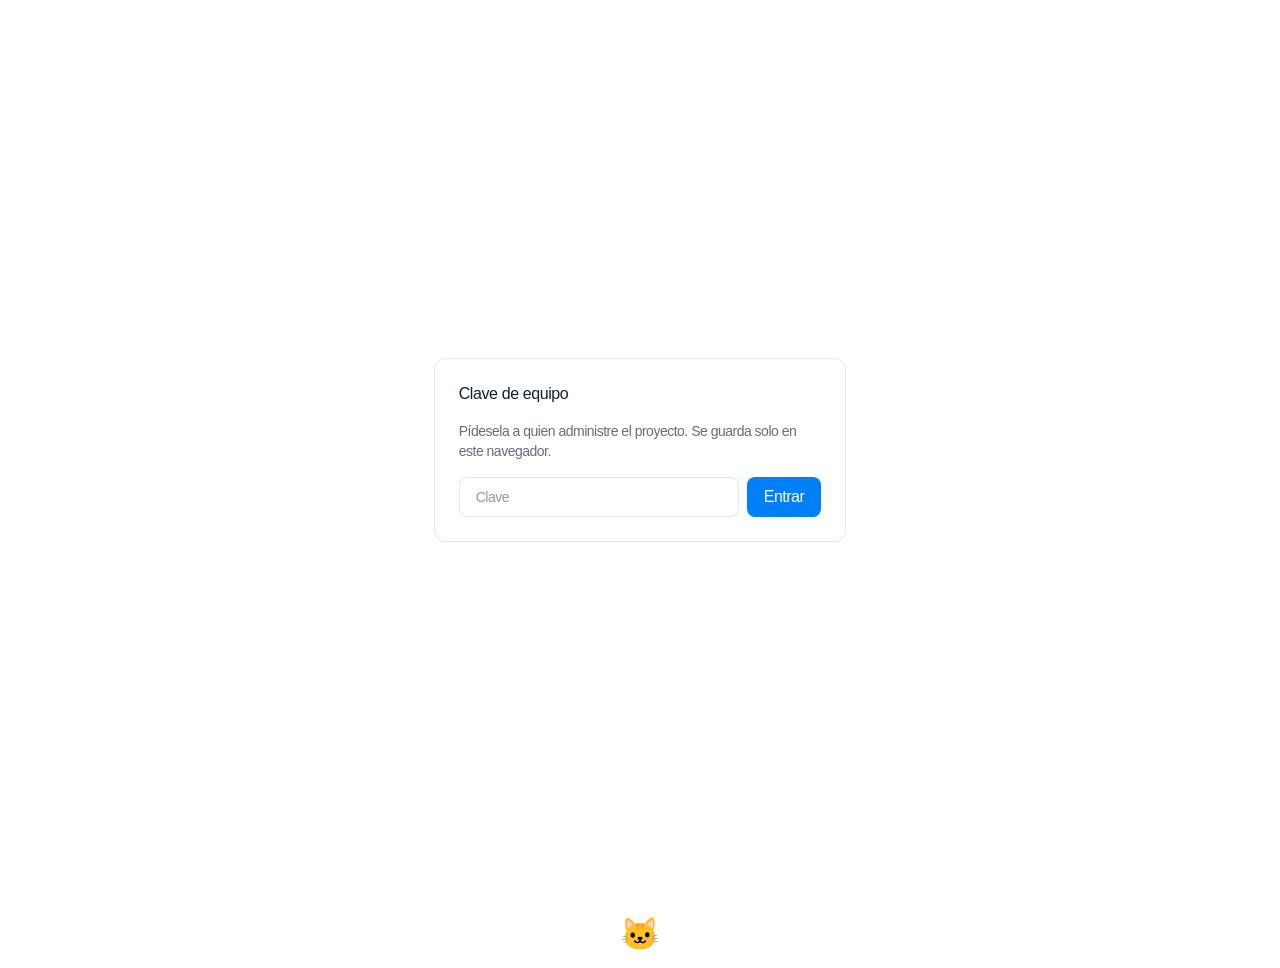
<file: web/index.html>
<!doctype html>
<html lang="es">
<head>
  <meta charset="utf-8">
  <meta name="viewport" content="width=device-width, initial-scale=1">
  <title>Gestor de tareas</title>
  <link rel="preconnect" href="https://script.google.com">
  <link rel="preconnect" href="https://script.googleusercontent.com" crossorigin>
  <link rel="icon" href="favicon.ico?v=2" sizes="any">
  <link rel="icon" type="image/png" href="favicon.png?v=2">
  <link rel="stylesheet" href="style.css?v=20261116d">
</head>
<body>
  <main>
    <div class="page-head">
      <h1 class="page-title">Gestor de tareas</h1>
    </div>
    <div class="card" id="gate" hidden>
      <h2>Clave de equipo</h2>
      <p class="hint">Pídesela a quien administre el proyecto. Se guarda solo en este navegador.</p>
      <div class="row">
        <div class="field">
          <input id="key" type="password" autocomplete="off" placeholder="Clave" aria-describedby="key-error">
          <p class="field-error" id="key-error" role="alert" hidden></p>
        </div>
        <button id="saveKey">Entrar</button>
      </div>
    </div>

    <div id="app" hidden>
      <!-- Periodo: Desde / Hasta (de mes a mes). Lo gestiona TaskTable; va encima de las pestañas -->
      <div class="filters" id="period" hidden>
        <div><label for="t-desde">Desde</label><select id="t-desde"></select></div>
        <div><label for="t-hasta">Hasta</label><select id="t-hasta"></select></div>
      </div>
      <div class="tabs" role="tablist" aria-label="Secciones">
        <button type="button" class="tab" role="tab" id="tab-table" data-tab="table" aria-selected="true" aria-controls="panel-table">
          Tareas <span class="count" id="count"></span>
        </button>
        <button type="button" class="tab" role="tab" id="tab-new" data-tab="new" aria-selected="false" aria-controls="panel-new" tabindex="-1">
          Nueva tarea
        </button>
      </div>

      <div id="panel-table" role="tabpanel" aria-labelledby="tab-table"></div>

      <section class="card" id="panel-new" role="tabpanel" aria-labelledby="tab-new" hidden>
        <p class="msg err" id="offline" hidden>El backend (Apps Script) aún no está configurado: no se puede guardar en la hoja. Sigue los pasos del README y pon la URL <code>/exec</code> en <code>js/config.js</code>.</p>
        <form class="task" id="form">
          <div class="full"><label for="tarea">Tarea *</label><input id="tarea" required maxlength="200"></div>
          <div><label for="proyecto">Proyecto *</label><select id="proyecto" required></select></div>
          <div><label for="area">Área</label><select id="area"></select></div>
          <div><label for="estado">Estado</label><select id="estado"></select></div>
          <div><label for="tamano">Tamaño *</label><select id="tamano" required></select></div>
          <div class="full"><label for="nota">Nota</label><textarea id="nota" rows="3" maxlength="1900"></textarea></div>
          <div class="full"><button id="submit" type="submit">Guardar</button>
            <div class="msg" id="msg" role="status"></div></div>
        </form>
      </section>
    </div>
  </main>

  <!-- Confirmación de borrado (ventana modal con overlay) -->
  <dialog id="confirm" aria-labelledby="confirm-title" aria-describedby="confirm-text">
    <form method="dialog">
      <h2 id="confirm-title">¿Quieres borrar esta tarea?</h2>
      <p id="confirm-text"><b id="confirm-name"></b><br>Se eliminará de la hoja y no se podrá deshacer.</p>
      <div class="dialog-actions">
        <button type="submit" value="cancel" class="ghost" autofocus>Cancelar</button>
        <button type="submit" value="ok" class="danger">Borrar</button>
      </div>
    </form>
  </dialog>

  <!-- Edición de una tarea (ventana modal con overlay) -->
  <dialog id="edit" aria-labelledby="edit-title">
    <h2 id="edit-title">Editar tarea</h2>
    <form class="task" id="edit-form" method="dialog">
      <div class="full"><label for="e-tarea">Tarea *</label><input id="e-tarea" required maxlength="200"></div>
      <div><label for="e-proyecto">Proyecto *</label><select id="e-proyecto" required></select></div>
      <div><label for="e-area">Área</label><select id="e-area"></select></div>
      <div><label for="e-estado">Estado</label><select id="e-estado"></select></div>
      <div><label for="e-tamano">Tamaño *</label><select id="e-tamano" required></select></div>
      <div class="full"><label for="e-nota">Nota</label><textarea id="e-nota" rows="3" maxlength="1900"></textarea></div>
      <p class="msg err" id="e-msg" role="alert" hidden></p>
      <div class="dialog-actions">
        <button type="button" class="ghost" id="e-cancel">Cancelar</button>
        <button type="submit" id="e-save">Guardar</button>
      </div>
    </form>
  </dialog>

  <footer style="text-align:center;font-size:2rem;padding:24px 0">🐱</footer>

  <script src="js/config.js?v=20261116d"></script>
  <script src="js/loading.js?v=20261116d"></script>
  <script src="js/api.js?v=20261116d"></script>
  <script src="js/dashboard.js?v=20261116d"></script><!-- solo se usan sus utilidades (AREAS, esc, taskRow…); Chart.js no hace falta aquí -->
  <script src="js/tasktable.js?v=20261116d"></script>
  <script>

    const PROYECTOS = ['Tienda online', 'Safer', 'App/AC', 'Global'];
    const ESTADOS = ['En curso', 'Hecho', 'Bloqueado'];
    const $ = (id) => document.getElementById(id);
    const fill = (id, vals) => { $(id).innerHTML = vals.map((v) => `<option>${v}</option>`).join(''); };
    fill('proyecto', PROYECTOS);
    $('proyecto').insertAdjacentHTML('afterbegin', '<option value="">Selecciona un proyecto</option>');
    $('proyecto').value = '';
    fill('area', AREAS); fill('estado', ESTADOS);
    // Tamaño: la escala sale de PTS (dashboard.js); cada opción muestra sus puntos de esfuerzo.
    $('tamano').innerHTML = '<option value="">Selecciona un tamaño</option>' +
      SIZES.map((k) => `<option value="${k}">${k} · ${PTS[k]} ${PTS[k] === 1 ? 'punto' : 'puntos'}</option>`).join('');
    $('tamano').value = '';
    $('estado').insertAdjacentHTML('afterbegin', '<option value="">Sin estado</option>');
    $('estado').value = '';

    // ---- Tabs (patrón WAI-ARIA: flechas, Inicio y Fin cambian de pestaña) ----
    const tabs = [...document.querySelectorAll('[role=tab]')];
    function selectTab(name, focus = false) {
      for (const t of tabs) {
        const on = t.dataset.tab === name;
        t.setAttribute('aria-selected', on);
        t.tabIndex = on ? 0 : -1;
        $('panel-' + t.dataset.tab).hidden = !on;
        if (on && focus) t.focus();
      }
    }
    tabs.forEach((t, i) => {
      t.onclick = () => selectTab(t.dataset.tab);
      t.onkeydown = (e) => {
        const next = { ArrowRight: (i + 1) % tabs.length, ArrowLeft: (i - 1 + tabs.length) % tabs.length, Home: 0, End: tabs.length - 1 }[e.key];
        if (next === undefined) return;
        e.preventDefault();
        selectTab(tabs[next].dataset.tab, true);
      };
    });

    function show(loggedIn) {
      $('gate').hidden = loggedIn;
      $('app').hidden = !loggedIn;
    }

    // ---- Tabla de tareas ----
    // Aviso solo si la lectura directa de la hoja falla y se usa el respaldo (Apps Script): sirve para detectar
    // una fuente equivocada. Con la lectura normal no se muestra nada.
    function describeSource(n) {
      if (dataSource !== 'apps-script') return '';
      let text = `Datos leídos a través del Apps Script · ${n} ${n === 1 ? 'fila' : 'filas'}.`;
      text += location.protocol === 'file:'
        ? ' Al abrir el archivo con doble clic, Google no permite la lectura directa; sírvelo con «npx serve web» o ábrelo desde la web publicada.'
        : ' La lectura directa de la hoja no ha respondido (¿está compartida con «cualquiera con el enlace»?).';
      if (n === 0) text += ' El Apps Script no devuelve filas: revisa que SHEET_ID y SHEET_NAME apunten a la pestaña «roadmap» de la hoja correcta.';
      return text;
    }

    // ---- Tabla con etiquetas de filtro por proyecto y contador (módulo compartido con el dashboard) ----
    const table = TaskTable.init($('panel-table'), {
      projects: PROYECTOS,
      period: { box: $('period'), desde: $('t-desde'), hasta: $('t-hasta') }, // selector Desde / Hasta (encima de las pestañas), como en el dashboard
      rowOptions: { statusOptions: ESTADOS, disabled: directMode, deletable: !directMode, editable: !directMode }, // estado editable, botón de editar y de borrar
      onChange: ({ total }) => { $('count').textContent = total ? `(${total})` : ''; },
    });

    // ---- Cambio de estado desde la tabla: se guarda en la hoja (Apps Script) ----
    // Tras guardar, la lectura directa de la hoja puede tardar unos segundos en reflejar el cambio; mientras tanto se
    // mantiene el valor recién guardado para que la tabla no "retroceda".
    const pendientes = new Map(); // id -> { iniciativa (título antes del cambio), changes, hasta }
    function aplicarPendientes(tasks) {
      for (const [id, p] of pendientes) {
        // La fila puede seguir con el título antiguo o ya con el nuevo, según lo que la lectura directa haya alcanzado.
        const t = tasks.find((x) => x.id === id && (x.iniciativa === p.iniciativa || x.iniciativa === p.changes.iniciativa));
        const alDia = t && Object.entries(p.changes).every(([k, v]) => (t[k] || '') === v);
        if (!t || Date.now() > p.hasta || alDia) pendientes.delete(id);
        else Object.assign(t, p.changes);
      }
      return tasks;
    }

    $('rows').addEventListener('change', async (e) => {
      const sel = e.target.closest('select.status');
      if (!sel) return;
      const task = table.tasks().find((t) => t.id === sel.dataset.id);
      if (!task) return;
      const anterior = task.estado, nuevo = sel.value;
      if (nuevo === anterior) return;
      $('table-msg').hidden = true;
      Loading.show('Guardando cambio…');
      try {
        await updateTask(task.id, task.iniciativa, { estado: nuevo });
        task.estado = nuevo;
        pendientes.set(task.id, { iniciativa: task.iniciativa, changes: { estado: nuevo }, hasta: Date.now() + 60000 });
        dataCache.set('tasks', table.tasks());
      } catch (err) {
        sel.value = anterior; // el cambio no se guardó: el selector vuelve a como estaba
        if (err.status === 401) { teamKey.set(''); dataCache.clear('tasks'); show(false); keyError(BAD_KEY); }
        else {
          // Si la hoja cambió (409) se recarga la tabla; el aviso se muestra después, porque al recargar se borra.
          if (err.status === 409) await load({ blocking: false });
          $('table-msg').textContent = err.message; $('table-msg').hidden = false;
        }
      } finally {
        Loading.hide();
        table.paint();
      }
    });

    // ---- Borrar una tarea: botón al final de la fila (al pasar el ratón) + ventana de confirmación ----
    const dialog = $('confirm');
    const confirmar = (task) => new Promise((resolve) => {
      $('confirm-name').textContent = task.iniciativa;
      dialog.returnValue = 'cancel';
      dialog.addEventListener('close', () => resolve(dialog.returnValue === 'ok'), { once: true });
      dialog.showModal();
    });
    dialog.addEventListener('click', (e) => { if (e.target === dialog) dialog.close('cancel'); }); // clic en el overlay = cancelar

    $('rows').addEventListener('click', async (e) => {
      const btn = e.target.closest('.row-del');
      if (!btn) return;
      const task = table.tasks().find((t) => t.id === btn.dataset.id);
      if (!task || !(await confirmar(task))) return;
      $('table-msg').hidden = true;
      Loading.show('Borrando tarea…');
      try {
        await deleteTask(task.id, task.iniciativa);
        // Al borrar una fila las de debajo suben una posición: se retira y se renumera lo que queda, y se confirma con la hoja.
        const n = Number(task.id);
        const tasks = table.tasks().filter((t) => t.id !== task.id).map((t) => (Number(t.id) > n ? { ...t, id: String(Number(t.id) - 1) } : t));
        pendientes.clear();
        dataCache.set('tasks', tasks);
        renderTable(tasks);
        load({ blocking: false, max: tasks.length });
      } catch (err) {
        if (err.status === 401) { teamKey.set(''); dataCache.clear('tasks'); show(false); keyError(BAD_KEY); }
        else {
          if (err.status === 409) await load({ blocking: false });
          $('table-msg').textContent = err.message; $('table-msg').hidden = false;
        }
      } finally { Loading.hide(); }
    });

    // ---- Editar una tarea: botón de lápiz al final de la fila → ventana con el formulario ----
    const dlgEdit = $('edit');
    const SCALE_OPTS = '<option value="">Selecciona un tamaño</option>' +
      SIZES.map((k) => `<option value="${k}">${k} · ${PTS[k]} ${PTS[k] === 1 ? 'punto' : 'puntos'}</option>`).join('');
    $('e-proyecto').innerHTML = PROYECTOS.map((v) => `<option>${v}</option>`).join('');
    $('e-area').innerHTML = AREAS.map((v) => `<option>${v}</option>`).join('');
    $('e-estado').innerHTML = '<option value="">Sin estado</option>' + ESTADOS.map((v) => `<option>${v}</option>`).join('');
    let editing = null; // tarea que se está editando

    function openEdit(task) {
      editing = task;
      $('e-msg').hidden = true;
      // Si la tarea tiene un proyecto o un tamaño fuera de las listas (p. ej. TBD o Incluido, o un proyecto nuevo en la hoja),
      // se añade esa opción para no perderlo al guardar.
      $('e-proyecto').innerHTML = (PROYECTOS.includes(task.proyecto) || !task.proyecto ? PROYECTOS : [...PROYECTOS, task.proyecto]).map((v) => `<option>${esc(v)}</option>`).join('');
      $('e-tamano').innerHTML = SCALE_OPTS + (SIZES.includes(task.tamano) || !task.tamano ? '' : `<option value="${esc(task.tamano)}">${esc(task.tamano)} · sin puntos</option>`);
      $('e-tarea').value = task.iniciativa;
      $('e-proyecto').value = task.proyecto;
      $('e-area').value = task.area;
      $('e-estado').value = task.estado || '';
      $('e-tamano').value = task.tamano;
      $('e-nota').value = task.nota || '';
      dlgEdit.showModal();
      $('e-tarea').focus();
    }
    $('e-cancel').onclick = () => dlgEdit.close();
    dlgEdit.addEventListener('click', (e) => { if (e.target === dlgEdit) dlgEdit.close(); }); // clic en el overlay = cancelar

    $('edit-form').onsubmit = async (e) => {
      e.preventDefault();
      const task = editing;
      if (!task) return;
      // Solo se envían los campos que han cambiado.
      const nuevo = {
        iniciativa: $('e-tarea').value.trim(), proyecto: $('e-proyecto').value, area: $('e-area').value,
        estado: $('e-estado').value, tamano: $('e-tamano').value, nota: $('e-nota').value,
      };
      const changes = {};
      for (const [k, v] of Object.entries(nuevo)) if (v !== (task[k] || '')) changes[k] = v;
      if (!Object.keys(changes).length) { dlgEdit.close(); return; }
      // La ventana modal queda por encima del overlay de carga, así que el aviso de progreso va en el propio botón.
      $('e-save').disabled = $('e-cancel').disabled = true;
      $('e-save').textContent = 'Guardando…';
      $('e-msg').hidden = true;
      try {
        await updateTask(task.id, task.iniciativa, changes);
        const antes = task.iniciativa;
        Object.assign(task, changes);
        pendientes.set(task.id, { iniciativa: antes, changes, hasta: Date.now() + 60000 });
        dataCache.set('tasks', table.tasks());
        dlgEdit.close();
        $('table-msg').hidden = true;
        table.paint();
      } catch (err) {
        if (err.status === 401) { dlgEdit.close(); teamKey.set(''); dataCache.clear('tasks'); show(false); keyError(BAD_KEY); }
        else {
          // 409: la hoja cambió; se recarga la tabla y se cierra la ventana. El aviso se muestra después, porque al recargar se borra.
          if (err.status === 409) { dlgEdit.close(); await load({ blocking: false }); $('table-msg').textContent = err.message; $('table-msg').hidden = false; }
          else { $('e-msg').textContent = err.message; $('e-msg').hidden = false; }
        }
      } finally { $('e-save').disabled = $('e-cancel').disabled = false; $('e-save').textContent = 'Guardar'; }
    };

    $('rows').addEventListener('click', (e) => {
      const btn = e.target.closest('.row-edit');
      if (!btn) return;
      const task = table.tasks().find((t) => t.id === btn.dataset.id);
      if (task) openEdit(task);
    });

    function renderTable(tasks) {
      table.setTasks(tasks);
      const note = describeSource(tasks.length);
      $('source').textContent = note;
      $('source').hidden = !note;
    }

    // Mensaje de error bajo el campo de clave (estado de error del Text Input: borde rojo + texto de ayuda).
    function keyError(msg) {
      $('key-error').textContent = msg || '';
      $('key-error').hidden = !msg;
      if (msg) $('key').setAttribute('aria-invalid', 'true'); else $('key').removeAttribute('aria-invalid');
    }
    const BAD_KEY = 'Clave incorrecta. Revísala e inténtalo de nuevo.';

    // Lee la tabla directamente de la hoja de Google y la pinta. Devuelve true si todo fue bien.
    //   blocking: con overlay (false = carga silenciosa en segundo plano)
    //   verify:   lee a través del Apps Script para comprobar además la clave (más lento; solo al introducirla)
    //   max:      nº máximo de filas (tras borrar). Si la hoja aún muestra la fila borrada se mantiene la tabla local.
    //   min:      nº de filas que debe tener como mínimo (tras guardar). Si la hoja aún no refleja la nueva fila
    //             se mantiene la que ya se añadió en local, en vez de hacerla desaparecer.
    async function load({ blocking = true, label = 'Cargando…', verify = false, min = 0, max = Infinity } = {}) {
      const read = verify ? getTasks : getSheetTasks;
      try {
        const run = async () => {
          let tasks = await read();
          if (min && tasks.length < min) {
            await new Promise((r) => setTimeout(r, 1500));
            tasks = await read();
          }
          if (tasks.length > max) { // tras borrar: la hoja aún muestra la fila que ya no está
            await new Promise((r) => setTimeout(r, 1500));
            tasks = await read();
          }
          return tasks;
        };
        const tasks = await (blocking ? Loading.wrap(label, run) : run());
        if ((min && tasks.length < min) || tasks.length > max) return true;
        aplicarPendientes(tasks);
        if (tasks.length) dataCache.set('tasks', tasks); else dataCache.clear('tasks'); // un resultado vacío no se guarda
        renderTable(tasks);
        $('table-msg').hidden = true;
        return true;
      } catch (e) {
        if (e.status === 401) { teamKey.set(''); dataCache.clear('tasks'); show(false); keyError(BAD_KEY); }
        else if (!$('gate').hidden) keyError(e.message);
        else { $('table-msg').textContent = e.message; $('table-msg').hidden = false; }
        return false;
      }
    }

    // La clave se comprueba antes de mostrar la página.
    async function enter() {
      const k = $('key').value.trim();
      if (!k) return keyError('Introduce la clave de equipo.');
      keyError('');
      teamKey.set(k);
      if (await load({ label: 'Comprobando clave…', verify: true })) show(true);
      else teamKey.set('');
    }
    $('saveKey').onclick = enter;
    $('key').onkeydown = (e) => { if (e.key === 'Enter') enter(); };
    $('key').oninput = () => keyError('');

    $('form').onsubmit = async (e) => {
      e.preventDefault();
      const msg = $('msg'); msg.className = 'msg'; msg.textContent = '';
      $('submit').disabled = true;
      Loading.show('Guardando tarea…');
      try {
        const nota = $('nota').value;
        const saved = await createTask({
          iniciativa: $('tarea').value, proyecto: $('proyecto').value,
          area: $('area').value, estado: $('estado').value, tamano: $('tamano').value, nota,
        });
        msg.className = 'msg ok'; msg.textContent = 'Tarea guardada en la base de datos';
        // La fila aparece en la tabla al instante; después se relee la hoja en segundo plano.
        const antes = (dataCache.get('tasks') || { data: [] }).data;
        const nueva = { id: saved.id, iniciativa: saved.iniciativa, cliente: '', proyecto: saved.proyecto, area: saved.area, estado: saved.estado, tamano: saved.tamano, nota, fecha: new Date().toISOString() };
        const tasks = [...antes, nueva];
        dataCache.set('tasks', tasks);
        renderTable(tasks);
        table.reveal(nueva); // si el periodo elegido no incluye este mes, se amplía para que la tarea se vea
        // Se vacían Tarea y Nota; proyecto, área, estado y tamaño se conservan para cargar varias seguidas.
        // form.reset() (y no value = '') limpia también el estado de validación: así el campo vacío no sale en rojo.
        const keep = ['proyecto', 'area', 'estado', 'tamano'].map((id) => [id, $(id).value]);
        $('form').reset();
        for (const [id, v] of keep) $(id).value = v;
        load({ blocking: false, min: tasks.length });
      } catch (err) {
        if (err.status === 401) { teamKey.set(''); dataCache.clear('tasks'); show(false); keyError(BAD_KEY); }
        msg.className = 'msg err'; msg.textContent = err.message;
      } finally { Loading.hide(); $('submit').disabled = directMode; }
    };

    // Sin backend no hay clave que pedir: se muestra el formulario deshabilitado.
    if (directMode) {
      $('offline').hidden = false;
      $('submit').disabled = true;
    }
    if (directMode) { show(true); load(); }
    else if (teamKey.get()) {
      // Con datos guardados de una visita anterior, la tabla sale al instante y se actualiza (y la clave se
      // valida) en segundo plano; si la clave ya no vale, vuelve a la pantalla de clave con el error.
      const cached = dataCache.get('tasks');
      if (cached) { renderTable(cached.data); show(true); load({ blocking: false }); }
      else load().then(show);
    } else show(false);
  </script>
</body>
</html>
</file>
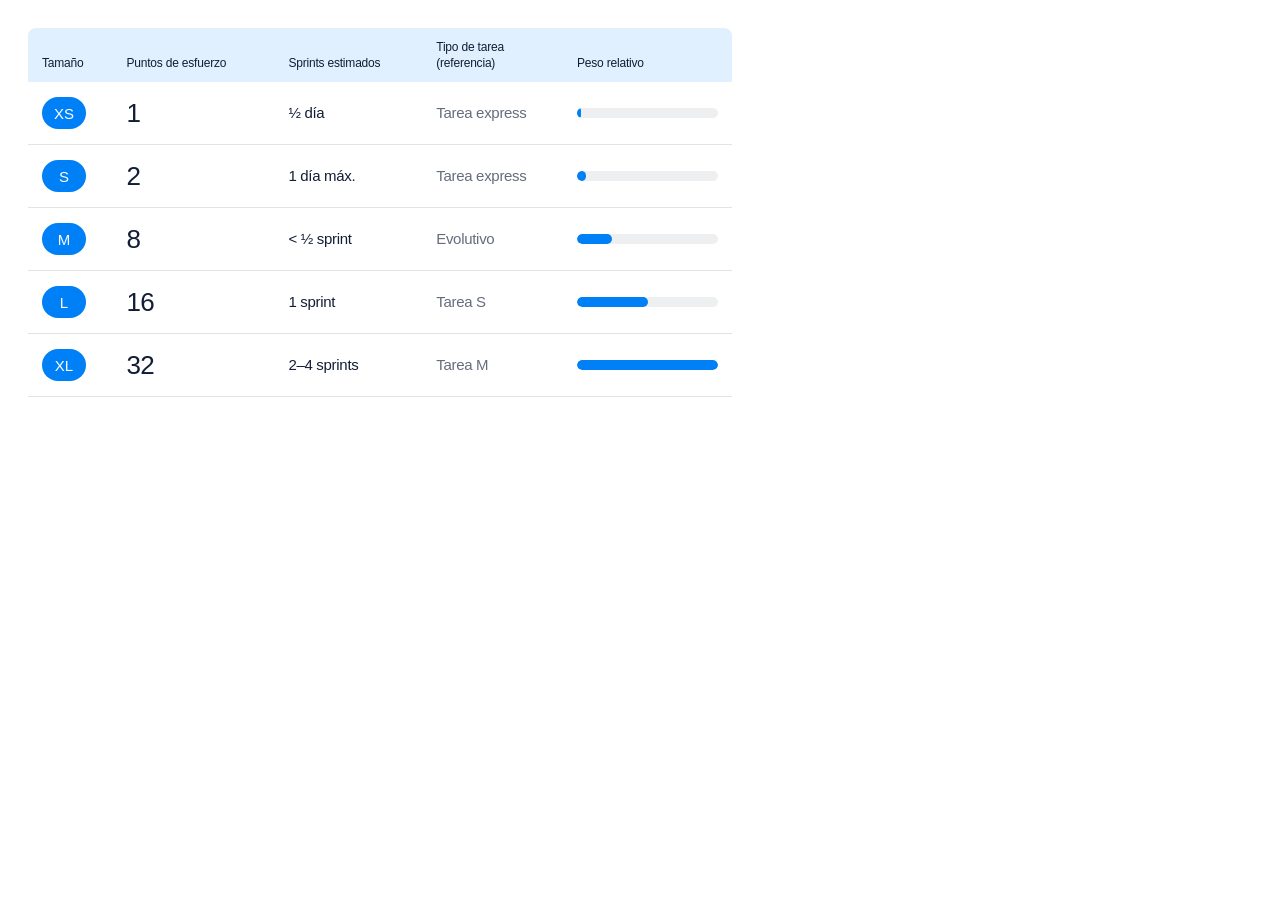
<file: docs/equivalencia-tamanos-tabla.html>
<!doctype html>
<html lang="es">
<head>
<meta charset="utf-8">
<title>Escala de tamaño de las tareas</title>
<style>
  /* Tokens del Design System (los mismos que usa la aplicación) */
  :root {
    --content-high: #131d34;
    --content-mid: rgba(19, 29, 52, .65);
    --content-low: rgba(19, 29, 52, .45);
    --stroke-low: rgba(19, 29, 52, .12);
    --surface-blue2: #e0f0ff;
    --semantic-primary: #0080f6;
    --font-text: "Helvetica Neue", Helvetica, Arial, sans-serif;
  }
  @page { size: A4; margin: 0; }
  * { box-sizing: border-box; }
  html, body { margin: 0; background: #fff; width: 760px; -webkit-print-color-adjust: exact; print-color-adjust: exact; }
  body { font: 400 14px/20px var(--font-text); letter-spacing: -.3px; color: var(--content-high); }

  header { background: var(--content-high); color: #fff; padding: 22mm 18mm 12mm; }
  header h1 { margin: 0 0 6px; font: 400 34px/40px var(--font-text); letter-spacing: -.8px; }
  header p { margin: 0; font: 400 15px/22px var(--font-text); color: rgba(255,255,255,.72); }

  main { padding: 0; }
  .intro { margin: 0 0 10mm; font-size: 15px; line-height: 23px; color: var(--content-mid); max-width: 150mm; }

  table { width: 100%; border-collapse: collapse; table-layout: fixed; }
  thead th {
    background: var(--surface-blue2); color: var(--content-high); text-align: left;
    font: 500 12px/16px var(--font-text); letter-spacing: -.2px; padding: 11px 14px; vertical-align: bottom;
  }
  thead th:first-child { border-top-left-radius: 8px; }
  thead th:last-child { border-top-right-radius: 8px; }
  tbody td { padding: 15px 14px; border-bottom: 1px solid var(--stroke-low); vertical-align: middle; font-size: 15px; }
  tbody tr:last-child td { border-bottom: 1px solid var(--stroke-low); }

  .size {
    display: inline-flex; align-items: center; justify-content: center; min-width: 44px; height: 32px; padding: 0 12px;
    border-radius: 99px; background: var(--semantic-primary); color: #fff; font: 500 15px/1 var(--font-text); letter-spacing: 0;
  }
  .pts { font: 400 26px/1 var(--font-text); letter-spacing: -.8px; }
  .pts small { font: 400 12px/1 var(--font-text); color: var(--content-mid); letter-spacing: -.2px; margin-left: 4px; }
  .ref { color: var(--content-mid); }
  .bar { height: 10px; background: rgba(19,29,52,.07); border-radius: 99px; overflow: hidden; }
  .bar i { display: block; height: 100%; background: var(--semantic-primary); border-radius: 99px; }

  .notes { margin: 9mm 0 0; padding: 14px 16px; background: #f6f8fb; border-radius: 8px; font-size: 12.5px; line-height: 19px; color: var(--content-mid); }
  .notes p { margin: 0 0 6px; }
  .notes p:last-child { margin: 0; }
  .notes b { color: var(--content-high); font-weight: 500; }

  footer { position: absolute; left: 18mm; right: 18mm; bottom: 12mm; display: flex; justify-content: space-between;
           font-size: 11px; color: var(--content-low); border-top: 1px solid var(--stroke-low); padding-top: 8px; }
</style>
</head>
<body><div id="marco" style="padding:28px">


<main>
  

  <table>
    <thead>
      <tr>
        <th style="width:12%">Tamaño</th>
        <th style="width:23%">Puntos de esfuerzo</th>
        <th style="width:21%">Sprints estimados</th>
        <th style="width:20%">Tipo de tarea<br>(referencia)</th>
        <th style="width:24%">Peso relativo</th>
      </tr>
    </thead>
    <tbody>
      <tr><td><span class="size">XS</span></td><td><span class="pts">1</span></td><td>½ día</td><td class="ref">Tarea express</td><td><div class="bar"><i style="width:3.125%"></i></div></td></tr>
      <tr><td><span class="size">S</span></td><td><span class="pts">2</span></td><td>1 día máx.</td><td class="ref">Tarea express</td><td><div class="bar"><i style="width:6.25%"></i></div></td></tr>
      <tr><td><span class="size">M</span></td><td><span class="pts">8</span></td><td>&lt; ½ sprint</td><td class="ref">Evolutivo</td><td><div class="bar"><i style="width:25%"></i></div></td></tr>
      <tr><td><span class="size">L</span></td><td><span class="pts">16</span></td><td>1 sprint</td><td class="ref">Tarea S</td><td><div class="bar"><i style="width:50%"></i></div></td></tr>
      <tr><td><span class="size">XL</span></td><td><span class="pts">32</span></td><td>2–4 sprints</td><td class="ref">Tarea M</td><td><div class="bar"><i style="width:100%"></i></div></td></tr>
    </tbody>
  </table>

  </main>


</div></body>
</html>
</file>
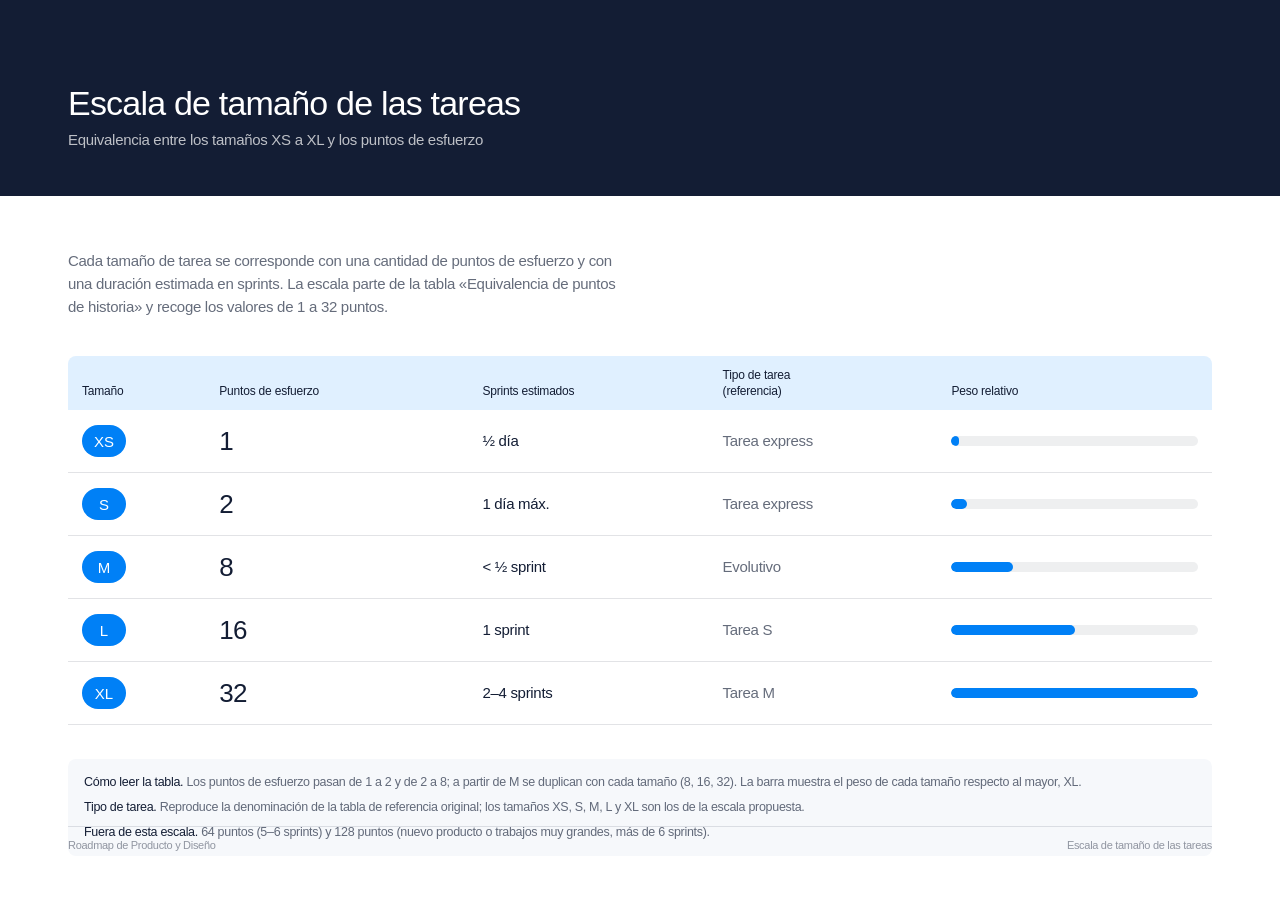
<file: docs/equivalencia-tamanos.html>
<!doctype html>
<html lang="es">
<head>
<meta charset="utf-8">
<title>Escala de tamaño de las tareas</title>
<style>
  /* Tokens del Design System (los mismos que usa la aplicación) */
  :root {
    --content-high: #131d34;
    --content-mid: rgba(19, 29, 52, .65);
    --content-low: rgba(19, 29, 52, .45);
    --stroke-low: rgba(19, 29, 52, .12);
    --surface-blue2: #e0f0ff;
    --semantic-primary: #0080f6;
    --font-text: "Helvetica Neue", Helvetica, Arial, sans-serif;
  }
  @page { size: A4; margin: 0; }
  * { box-sizing: border-box; }
  html, body { margin: 0; -webkit-print-color-adjust: exact; print-color-adjust: exact; }
  body { font: 400 14px/20px var(--font-text); letter-spacing: -.3px; color: var(--content-high); }

  header { background: var(--content-high); color: #fff; padding: 22mm 18mm 12mm; }
  header h1 { margin: 0 0 6px; font: 400 34px/40px var(--font-text); letter-spacing: -.8px; }
  header p { margin: 0; font: 400 15px/22px var(--font-text); color: rgba(255,255,255,.72); }

  main { padding: 14mm 18mm 0; }
  .intro { margin: 0 0 10mm; font-size: 15px; line-height: 23px; color: var(--content-mid); max-width: 150mm; }

  table { width: 100%; border-collapse: collapse; table-layout: fixed; }
  thead th {
    background: var(--surface-blue2); color: var(--content-high); text-align: left;
    font: 500 12px/16px var(--font-text); letter-spacing: -.2px; padding: 11px 14px; vertical-align: bottom;
  }
  thead th:first-child { border-top-left-radius: 8px; }
  thead th:last-child { border-top-right-radius: 8px; }
  tbody td { padding: 15px 14px; border-bottom: 1px solid var(--stroke-low); vertical-align: middle; font-size: 15px; }
  tbody tr:last-child td { border-bottom: 1px solid var(--stroke-low); }

  .size {
    display: inline-flex; align-items: center; justify-content: center; min-width: 44px; height: 32px; padding: 0 12px;
    border-radius: 99px; background: var(--semantic-primary); color: #fff; font: 500 15px/1 var(--font-text); letter-spacing: 0;
  }
  .pts { font: 400 26px/1 var(--font-text); letter-spacing: -.8px; }
  .pts small { font: 400 12px/1 var(--font-text); color: var(--content-mid); letter-spacing: -.2px; margin-left: 4px; }
  .ref { color: var(--content-mid); }
  .bar { height: 10px; background: rgba(19,29,52,.07); border-radius: 99px; overflow: hidden; }
  .bar i { display: block; height: 100%; background: var(--semantic-primary); border-radius: 99px; }

  .notes { margin: 9mm 0 0; padding: 14px 16px; background: #f6f8fb; border-radius: 8px; font-size: 12.5px; line-height: 19px; color: var(--content-mid); }
  .notes p { margin: 0 0 6px; }
  .notes p:last-child { margin: 0; }
  .notes b { color: var(--content-high); font-weight: 500; }

  footer { position: absolute; left: 18mm; right: 18mm; bottom: 12mm; display: flex; justify-content: space-between;
           font-size: 11px; color: var(--content-low); border-top: 1px solid var(--stroke-low); padding-top: 8px; }
</style>
</head>
<body>
<header>
  <h1>Escala de tamaño de las tareas</h1>
  <p>Equivalencia entre los tamaños XS a XL y los puntos de esfuerzo</p>
</header>

<main>
  <p class="intro">Cada tamaño de tarea se corresponde con una cantidad de puntos de esfuerzo y con una duración estimada en sprints. La escala parte de la tabla «Equivalencia de puntos de historia» y recoge los valores de 1 a 32 puntos.</p>

  <table>
    <thead>
      <tr>
        <th style="width:12%">Tamaño</th>
        <th style="width:23%">Puntos de esfuerzo</th>
        <th style="width:21%">Sprints estimados</th>
        <th style="width:20%">Tipo de tarea<br>(referencia)</th>
        <th style="width:24%">Peso relativo</th>
      </tr>
    </thead>
    <tbody>
      <tr><td><span class="size">XS</span></td><td><span class="pts">1</span></td><td>½ día</td><td class="ref">Tarea express</td><td><div class="bar"><i style="width:3.125%"></i></div></td></tr>
      <tr><td><span class="size">S</span></td><td><span class="pts">2</span></td><td>1 día máx.</td><td class="ref">Tarea express</td><td><div class="bar"><i style="width:6.25%"></i></div></td></tr>
      <tr><td><span class="size">M</span></td><td><span class="pts">8</span></td><td>&lt; ½ sprint</td><td class="ref">Evolutivo</td><td><div class="bar"><i style="width:25%"></i></div></td></tr>
      <tr><td><span class="size">L</span></td><td><span class="pts">16</span></td><td>1 sprint</td><td class="ref">Tarea S</td><td><div class="bar"><i style="width:50%"></i></div></td></tr>
      <tr><td><span class="size">XL</span></td><td><span class="pts">32</span></td><td>2–4 sprints</td><td class="ref">Tarea M</td><td><div class="bar"><i style="width:100%"></i></div></td></tr>
    </tbody>
  </table>

  <div class="notes">
    <p><b>Cómo leer la tabla.</b> Los puntos de esfuerzo pasan de 1 a 2 y de 2 a 8; a partir de M se duplican con cada tamaño (8, 16, 32). La barra muestra el peso de cada tamaño respecto al mayor, XL.</p>
    <p><b>Tipo de tarea.</b> Reproduce la denominación de la tabla de referencia original; los tamaños XS, S, M, L y XL son los de la escala propuesta.</p>
    <p><b>Fuera de esta escala.</b> 64 puntos (5–6 sprints) y 128 puntos (nuevo producto o trabajos muy grandes, más de 6 sprints).</p>
  </div>
</main>

<footer><span>Roadmap de Producto y Diseño</span><span>Escala de tamaño de las tareas</span></footer>
</body>
</html>
</file>
<file: web/style.css>
/* ==========================================================================
   Tokens del Design System (Figma · «Design System - AI Testing»)
   Nombres y valores tal como salen de Figma. Los marcados «local» no existen en Figma
   y son derivados o necesarios para esta app.
   ========================================================================== */
:root {
  /* Color · contenido */
  --content-high: #131d34;
  --content-mid: rgba(19, 29, 52, .65);            /* #131d34a6 */
  --content-low: rgba(19, 29, 52, .45);            /* #131d3473 */
  --content-oncolor-high: #fff;
  --content-oncolor-mid: rgba(255, 255, 255, .65); /* local: derivado de oncolor-high */
  /* Color · trazo y superficie */
  --stroke-low: rgba(19, 29, 52, .1);              /* #131d341a */
  --surface-blue2: #e0f0ff;
  --surface-default: #fff;                          /* local */
  --surface-header: #131d34;                        /* local: barra de cabecera (en Figma usa content-high) */
  /* Color · semánticos */
  --semantic-primary: #0080f6;
  --semantic-danger: #d92626;
  --semantic-success: #1f9d6b;                      /* local: Figma no define éxito */

  /* Espaciado */
  --size-xs: 2px;
  --size-1: 4px;
  --size-2: 8px;
  --size-3: 12px;
  --size-4: 16px;
  --size-6: 24px;
  --size-8: 32px;
  --size-12: 48px;

  /* Tipografía · familias */
  --font-text: "Helvetica Now Text", "Helvetica Neue", Helvetica, Arial, sans-serif;
  --font-display: "Helvetica Now Display", "Helvetica Neue", Helvetica, Arial, sans-serif;
  /* Tipografía · tamaños, interlineados e interletrajes */
  --font-size-12: 12px;
  --font-size-14: 14px;
  --font-size-16: 16px;
  --font-size-24: 24px;
  --font-size-36: 36px;
  --font-size-40: 40px;                             /* local: título del dashboard */
  --line-height-18: 18px;
  --line-height-20: 20px;
  --line-height-22: 22px;
  --line-height-30: 30px;
  --line-height-40: 40px;
  --letter-spacing-04: -0.4px;
  --letter-spacing-05: -0.5px;
  --letter-spacing-06: -0.6px;
  --letter-spacing-12: -1.2px;
}

/* Tema oscuro: Figma solo define el claro; estos valores son derivados (local). */
@media (prefers-color-scheme: dark) {
  :root {
    --content-high: #e8ebf0;
    --content-mid: rgba(232, 235, 240, .65);
    --content-low: rgba(232, 235, 240, .45);
    --stroke-low: rgba(232, 235, 240, .16);
    --surface-blue2: #12304f;
    --surface-default: #0f1523;
    --semantic-primary: #3d9cff;
    --semantic-danger: #ff6b6b;
    --semantic-success: #3ec995;
  }
}

/* ==========================================================================
   Estilos de texto (IM · Breakpoint L)
   high/m  Display 400 36/40 -0.6   high/xs Text 400 24/30 -1.2
   mid/s   Text 500 16/22 -0.4      mid/xs  Text 500 14/20 -0.4
   low/s   Text 400 14/20 -0.5      low/xs  Text 400 12/18 -0.5
   ========================================================================== */
* { box-sizing: border-box; }
body {
  margin: 0;
  font: 400 var(--font-size-14)/var(--line-height-20) var(--font-text);
  letter-spacing: var(--letter-spacing-05);
  background: var(--surface-default);
  color: var(--content-high);
}
button, input, select, textarea { font-family: var(--font-text); }

/* high/m */
header.top h1, .kpi .v {
  font: 400 var(--font-size-36)/var(--line-height-40) var(--font-display);
  letter-spacing: var(--letter-spacing-06);
}
/* high/xs */
h2.sec {
  font: 400 var(--font-size-24)/var(--line-height-30) var(--font-text);
  letter-spacing: var(--letter-spacing-12);
}
/* mid/s */
h2 {
  font: 500 var(--font-size-16)/var(--line-height-22) var(--font-text);
  letter-spacing: var(--letter-spacing-04);
}
/* mid/xs */
button, header.top a.on {
  font: 500 var(--font-size-14)/var(--line-height-20) var(--font-text);
  letter-spacing: var(--letter-spacing-04);
}
/* low/xs */
.note, .tag, th {
  font: 400 var(--font-size-12)/var(--line-height-18) var(--font-text);
  letter-spacing: var(--letter-spacing-05);
}

/* ---- Cabecera (Design System / Header) ---- */
header.top {
  display: flex; align-items: center; flex-wrap: wrap; gap: var(--size-2) var(--size-8);
  padding: var(--size-6) var(--size-12);
  background: var(--surface-header); color: var(--content-oncolor-high);
}
header.top h1 { flex: 1 1 auto; margin: 0; color: var(--content-oncolor-high); }
header.top nav { flex: 0 0 100%; display: flex; gap: var(--size-6); }
header.top a {
  color: var(--content-oncolor-mid); text-decoration: none;
  padding-bottom: var(--size-1); border-bottom: var(--size-xs) solid transparent;
}
header.top a:hover { color: var(--content-oncolor-high); }
header.top a.on { color: var(--content-oncolor-high); border-bottom-color: var(--content-oncolor-high); }

.page-head { display: flex; align-items: center; justify-content: space-between; gap: var(--size-4); margin-bottom: var(--size-6); }
.page-head[hidden], .page-head button[hidden] { display: none; }
.page-title {
  margin: 0; color: var(--content-high);
  font: 200 var(--font-size-40)/var(--line-height-40) var(--font-display); letter-spacing: var(--letter-spacing-12);
}
main { max-width: 1100px; margin: 0 auto; padding: var(--size-8) var(--size-6) 64px; }

/* ---- Superficies ---- */
.card {
  background: var(--surface-default); border: 1px solid var(--stroke-low);
  border-radius: var(--size-3); padding: var(--size-6);
}
h2 { margin: 0 0 var(--size-4); }
h2.sec { margin: 0; }
/* Sin margen propio: la separación con los gráficos es la misma (16 px) que entre los KPI y los gráficos. */
.detail { margin-top: 0; }
.chips:empty { display: none; }
.grid { display: grid; gap: var(--size-4); }
.grid.kpis { grid-template-columns: repeat(auto-fit, minmax(160px, 1fr)); margin-bottom: var(--size-4); }
.grid.charts { grid-template-columns: repeat(auto-fit, minmax(320px, 1fr)); margin-bottom: var(--size-4); }
.kpi .l { color: var(--content-mid); }
.chart-box { position: relative; height: 260px; }
.note { color: var(--content-mid); margin: 0 0 var(--size-4); }
.hint { color: var(--content-mid); margin: 0 0 var(--size-4); }
.row { display: flex; gap: var(--size-2); align-items: flex-start; }
.row .field { flex: 1; min-width: 0; }
/* Mensaje de error bajo el campo: low/xs en semantic-danger */
.field-error {
  margin: var(--size-1) 0 0; color: var(--semantic-danger);
  font: 400 var(--font-size-12)/var(--line-height-18) var(--font-text); letter-spacing: var(--letter-spacing-05);
}
.field-error[hidden] { display: none; }

/* ---- Campo de texto (Text Input · Field Medium / Area High) ---- */
form.task { display: grid; grid-template-columns: repeat(2, 1fr); gap: var(--size-4); }
form.task .full { grid-column: 1 / -1; }
label {
  display: block; margin: 0 0 var(--size-1);
  color: var(--content-high);
}
input, select, textarea {
  display: block; width: 100%; height: 40px; padding: 0 var(--size-4);
  font: 400 var(--font-size-14)/var(--line-height-20) var(--font-text);
  letter-spacing: var(--letter-spacing-05); color: var(--content-high);
  background: var(--surface-default); border: 1px solid var(--stroke-low); border-radius: var(--size-2);
  outline: 0;
}
textarea { height: auto; min-height: 88px; padding: 10px var(--size-4); resize: vertical; }
::placeholder { color: var(--content-low); opacity: 1; }
input:focus, select:focus, textarea:focus {                       /* activo */
  border-color: var(--semantic-primary); box-shadow: 0 0 0 .5px var(--semantic-primary);
}
input:user-invalid, select:user-invalid, textarea:user-invalid, input[aria-invalid="true"] {  /* error */
  border-color: var(--semantic-danger); box-shadow: 0 0 0 .5px var(--semantic-danger);
}
input:disabled, select:disabled, textarea:disabled { opacity: .25; cursor: not-allowed; } /* deshabilitado */
select {
  appearance: none; -webkit-appearance: none; padding-right: 40px; cursor: pointer;
  background-image: url("data:image/svg+xml,%3Csvg xmlns='http://www.w3.org/2000/svg' width='16' height='16' viewBox='0 0 16 16' fill='none' stroke='%23888' stroke-width='1.5' stroke-linecap='round' stroke-linejoin='round'%3E%3Cpath d='M4 6l4 4 4-4'/%3E%3C/svg%3E");
  background-repeat: no-repeat; background-position: right var(--size-4) center; background-size: 16px;
}
.filters { display: flex; gap: var(--size-4); flex-wrap: wrap; margin-bottom: var(--size-4); }
.filters[hidden] { display: none; }
.print-only { display: none; }
.filters > div { min-width: 150px; flex: 0 1 240px; }
.filters > .actions { flex: none; min-width: 0; display: flex; gap: var(--size-2); align-self: flex-end; }
.filters .status[hidden] + .actions { margin-left: auto; }
.filters .status { margin: 0 0 0 auto; height: 40px; display: flex; align-items: center; align-self: flex-end; text-align: right; }
.filters .status[hidden] { display: none; }

/* ---- Botones ---- */
button {
  height: 40px; padding: 0 var(--size-6); border: 1px solid transparent; border-radius: var(--size-2);
  background: var(--semantic-primary); color: var(--content-oncolor-high); cursor: pointer;
}
/* Botón del Design System (Figma · Button, tamaño Medium): padding size-4, separación size-2, texto 16/22 con -0.5 de interletraje.
   Primary = fondo semantic-primary; Secondary (.ghost) = sin fondo, borde semantic-primary y texto content-high. Disabled a .25. */
button:not(.tab):not(.chip):not(.linkbtn):not(.page):not(.row-del):not(.row-edit) {
  display: inline-flex; align-items: center; justify-content: center; gap: var(--size-2); padding: 0 var(--size-4);
  font: 400 var(--font-size-16)/var(--line-height-22) var(--font-text); letter-spacing: var(--letter-spacing-05);
}
button:hover:not(:disabled) { filter: brightness(.92); }
button:disabled { opacity: .25; cursor: not-allowed; }
button.tertiary { background: transparent; color: var(--semantic-primary); border-color: transparent; padding: 0; }
button.tertiary:hover:not(:disabled) { filter: none; opacity: .75; }
button.tertiary:active:not(:disabled) { opacity: .5; }
button.ghost { background: transparent; color: var(--content-high); border-color: var(--semantic-primary); }
header.top button.ghost { color: var(--content-oncolor-high); border-color: var(--content-oncolor-mid); }
.msg { margin-top: var(--size-3); }
.msg.ok { color: var(--semantic-success); }
.msg.err { color: var(--semantic-danger); }

/* ---- Tabla y etiquetas ---- */
.table-wrap { overflow-x: auto; }
table { width: 100%; border-collapse: collapse; }
th, td { text-align: left; padding: var(--size-2) var(--size-3); border-bottom: 1px solid var(--stroke-low); }
th { color: var(--content-mid); }
td.n, th.n { text-align: right; font-variant-numeric: tabular-nums; }
/* Tabla de tareas: reparto de columnas fijo (en px), para que no se muevan al filtrar (con table-layout automático el ancho
   depende de las filas visibles). Si no caben en pantalla, .table-wrap ofrece desplazamiento horizontal, para leer las notas
   completas sin comprimir el resto. La columna de acciones (editar / borrar) queda fija a la derecha. */
table.tasks { table-layout: fixed; min-width: 1176px; }
table.tasks th:nth-child(1) { width: 112px; }  /* Proyecto */
table.tasks th:nth-child(2) { width: 136px; }  /* Área */
table.tasks th:nth-child(3) { width: 132px; }  /* Estado */
table.tasks th:nth-child(4) { width: 232px; }  /* Tarea */
table.tasks th:nth-child(5) { width: 72px; }   /* Tamaño */
table.tasks th:nth-child(6) { width: 52px; }   /* Pts */
table.tasks th:nth-child(7) { width: 440px; }  /* Nota */
table.tasks th.act { width: 96px; }
/* Proyecto y Área en una sola línea (el punto de color no se separa de su texto, p. ej. «● Metodología») */
table.tasks td:nth-child(1), table.tasks td:nth-child(2) { white-space: nowrap; overflow: hidden; text-overflow: ellipsis; }            /* Acciones (solo en la tabla del equipo) */
.sr-only { position: absolute; width: 1px; height: 1px; overflow: hidden; clip-path: inset(50%); white-space: nowrap; }
/* Barra de desplazamiento siempre visible y fina, para que se note que la tabla se puede mover */
.table-wrap { scrollbar-width: thin; scrollbar-color: var(--content-low) transparent; padding-bottom: var(--size-1); }
.table-wrap::-webkit-scrollbar { height: 10px; }
.table-wrap::-webkit-scrollbar-thumb { background: var(--stroke-low); border-radius: 99px; border: 2px solid transparent; background-clip: content-box; }
.table-wrap::-webkit-scrollbar-thumb:hover { background: var(--content-low); background-clip: content-box; }
table.tasks td { overflow-wrap: anywhere; }
/* Selector de estado editable dentro de la tabla: mismo aspecto que la etiqueta, con flecha */
select.status {
  width: auto; max-width: 100%; height: 28px; padding: 0 var(--size-6) 0 var(--size-3); border-radius: 99px;
  font: 400 var(--font-size-12)/var(--line-height-18) var(--font-text); letter-spacing: var(--letter-spacing-05);
  background-position: right var(--size-2) center; background-size: 14px;
}
select.status.hecho { color: var(--semantic-success); }
select.status.en-curso { color: var(--semantic-primary); }
select.status.bloqueado { color: var(--semantic-danger); }
select.status.sin-estado { color: var(--content-mid); }
select.status option { color: var(--content-high); }
tr.dim td { color: var(--content-low); }
.tag {
  display: inline-block; padding: var(--size-xs) var(--size-2); border-radius: 99px;
  background: var(--surface-default); border: 1px solid var(--stroke-low);
}
.tag.hecho { color: var(--semantic-success); }
.tag.en-curso { color: var(--semantic-primary); }
.tag.bloqueado { color: var(--semantic-danger); }
.dot { display: inline-block; width: var(--size-2); height: var(--size-2); border-radius: 50%; margin-right: var(--size-2); }

/* ---- Overlay de carga (bloquea la página) ---- */
.loading {
  position: fixed; inset: 0; z-index: 1000; cursor: wait;
  display: flex; flex-direction: column; align-items: center; justify-content: center; gap: var(--size-4);
  background: color-mix(in srgb, var(--surface-default) 80%, transparent);
  backdrop-filter: blur(2px);
}
.loading[hidden] { display: none; }
.loading-msg { margin: 0; color: var(--content-mid); }
.spinner {
  width: 40px; height: 40px; border-radius: 50%;
  border: 3px solid var(--stroke-low); border-top-color: var(--semantic-primary);
  animation: spin .8s linear infinite;
}
@keyframes spin { to { transform: rotate(360deg); } }
@media (prefers-reduced-motion: reduce) { .spinner { animation-duration: 2.4s; } }

/* ---- Tabs ---- */
.tabs { display: flex; gap: var(--size-6); margin: var(--size-12) 0 var(--size-4); border-bottom: 1px solid var(--stroke-low); }
button.tab {
  height: auto; padding: var(--size-2) 0 var(--size-3); border: 0; border-radius: 0; margin-bottom: -1px;
  background: transparent; color: var(--content-mid);
  border-bottom: var(--size-xs) solid transparent;
}
button.tab:hover:not(:disabled) { filter: none; color: var(--content-high); }
button.tab[aria-selected="true"] { color: var(--content-high); border-bottom-color: var(--semantic-primary); }
button.tab:focus-visible { outline: 2px solid var(--semantic-primary); outline-offset: 2px; border-radius: var(--size-1); }
.tab .count { font-weight: 400; color: var(--content-mid); }
td.empty { text-align: center; color: var(--content-mid); padding: var(--size-8) var(--size-3); }

/* ---- Etiquetas de filtro y contador de la tabla ---- */
.filterbar { display: flex; flex-wrap: wrap; align-items: center; justify-content: space-between; gap: var(--size-3) var(--size-4); margin-bottom: var(--size-4); }
.chips { display: flex; flex-wrap: wrap; gap: var(--size-2); }
button.chip {
  height: auto; padding: var(--size-1) var(--size-3); border-radius: 99px;
  background: var(--surface-default); color: var(--content-high); border: 1px solid var(--stroke-low);
  font: 400 var(--font-size-14)/var(--line-height-20) var(--font-text); letter-spacing: var(--letter-spacing-05);
}
button.chip:hover:not(:disabled) { filter: none; border-color: var(--content-low); }
button.chip[aria-pressed="true"] { background: var(--surface-blue2); border-color: var(--semantic-primary); }
button.chip:focus-visible, button.linkbtn:focus-visible { outline: 2px solid var(--semantic-primary); outline-offset: 2px; }
.showing { display: flex; align-items: center; gap: var(--size-3); color: var(--content-mid); }
button.linkbtn {
  height: auto; padding: 0; border: 0; border-radius: var(--size-1); background: transparent;
  color: var(--semantic-primary); font: 500 var(--font-size-14)/var(--line-height-20) var(--font-text); letter-spacing: var(--letter-spacing-04);
}
button.linkbtn:hover:not(:disabled) { filter: none; text-decoration: underline; }
button.linkbtn[hidden] { display: none; }

/* ---- Efectos ease-in ----
   Carga de los elementos: fundido con un ligero desplazamiento (ease-in), escalonado entre elementos hermanos.
   Se aplica a lo que aparece: el contenido de cada pestaña al abrirse (el navegador reinicia la animación al quitar
   [hidden]), la pantalla de clave, los bloques del dashboard recién cargado (KPIs, tarjetas, gráficos, detalle) y el
   overlay de carga. El refresco en segundo plano solo actualiza el contenido, así que no vuelve a animar.
   `backwards` mantiene el elemento oculto durante el retardo del escalonado. */
@keyframes fade-in { from { opacity: 0; transform: translateY(var(--size-2)); } to { opacity: 1; transform: none; } }
@keyframes fade-in-plain { from { opacity: 0; } to { opacity: 1; } }
[role="tabpanel"]:not([hidden]),
#gate:not([hidden]),
#root > :not(.grid),
.grid > * {
  animation: fade-in .35s ease-in backwards;
  animation-delay: calc(var(--n, 0) * 60ms);
}
.loading:not([hidden]) { animation: fade-in-plain .2s ease-in; }
#root > :nth-child(2), .grid > :nth-child(2) { --n: 1; }
#root > :nth-child(3), .grid > :nth-child(3) { --n: 2; }
#root > :nth-child(4), .grid > :nth-child(4) { --n: 3; }
#root > :nth-child(5), .grid > :nth-child(5) { --n: 4; }
#root > :nth-child(n+6), .grid > :nth-child(n+6) { --n: 5; }

/* Estados hover / foco / activo: transición ease-in en botones, etiquetas de filtro, pestañas, enlaces,
   selectores y campos (color, fondo, borde, sombra y brillo). */
button, header.top a, select.status, input, select, textarea {
  transition: color .2s ease-in, background-color .2s ease-in, border-color .2s ease-in,
              box-shadow .2s ease-in, filter .2s ease-in, opacity .2s ease-in;
}
select.status:hover:not(:disabled):not(:focus) { border-color: var(--content-low); }
input:hover:not(:disabled):not(:focus):not(:user-invalid):not([aria-invalid="true"]),
select:hover:not(:disabled):not(:focus):not(:user-invalid),
textarea:hover:not(:disabled):not(:focus):not(:user-invalid) { border-color: var(--content-low); }

@media (prefers-reduced-motion: reduce) {
  [role="tabpanel"]:not([hidden]), #gate:not([hidden]), #root > *, .grid > *, .loading:not([hidden]) { animation: none; }
  button, header.top a, select.status, input, select, textarea { transition: none; }
}

/* ---- Paginador de la tabla de tareas ---- */
.pager {
  display: flex; flex-wrap: wrap; align-items: center; justify-content: space-between; gap: var(--size-3) var(--size-4);
  margin-top: var(--size-4); padding-top: var(--size-4); border-top: 1px solid var(--stroke-low); color: var(--content-mid);
}
.pager[hidden] { display: none; }
.pages { display: flex; flex-wrap: wrap; align-items: center; gap: var(--size-1); }
button.page {
  height: 32px; min-width: 32px; padding: 0 var(--size-3); border-radius: var(--size-2);
  background: var(--surface-default); color: var(--content-high); border: 1px solid var(--stroke-low);
  font: 400 var(--font-size-14)/var(--line-height-20) var(--font-text); letter-spacing: var(--letter-spacing-05);
}
button.page:hover:not(:disabled):not([aria-current]) { filter: none; border-color: var(--content-low); }
button.page[aria-current="page"] { background: var(--surface-blue2); border-color: var(--semantic-primary); cursor: default; }
button.page:focus-visible { outline: 2px solid var(--semantic-primary); outline-offset: 2px; }
.pages .gap { padding: 0 var(--size-1); color: var(--content-low); }

@media (max-width: 600px) {
  header.top { padding: var(--size-4); }
  header.top h1 { font: 400 var(--font-size-24)/var(--line-height-30) var(--font-text); letter-spacing: var(--letter-spacing-12); }
  .page-title { font-size: var(--font-size-36); line-height: var(--line-height-40); }
  main { padding: var(--size-6) var(--size-4) 64px; }
  form.task { grid-template-columns: 1fr; }
}
@media print {
  .print-only { display: block; margin: 0 0 var(--size-4); color: var(--content-mid); }
  header.top { background: none; color: var(--content-high); padding-left: 0; }
  header.top h1 { color: var(--content-high); }
  header.top nav, .filters, .proj-tags, .noprint, .loading, .chips, .linkbtn, .pager { display: none; }
}

/* ---- Gráficos de anillo (tareas / esfuerzo por tipo) ---- */
.donut .chart-box { position: relative; }
.donut-center {
  position: absolute; inset: 0; display: flex; flex-direction: column; align-items: center; justify-content: center; pointer-events: none;
}
.donut-center b { font: 400 var(--font-size-24)/var(--line-height-30) var(--font-text); letter-spacing: var(--letter-spacing-12); color: var(--content-high); }
.donut-center span { font: 400 var(--font-size-14)/var(--line-height-20) var(--font-text); letter-spacing: var(--letter-spacing-05); color: var(--content-mid); }
.legend { display: flex; justify-content: center; flex-wrap: wrap; gap: var(--size-4) var(--size-8); margin-top: var(--size-4); }
.legend .lg { display: flex; align-items: flex-start; gap: var(--size-2); }
.legend .sw { width: 20px; height: 20px; border-radius: var(--size-1); flex: none; margin-top: 1px; }
.legend b { display: block; font: 500 var(--font-size-16)/var(--line-height-22) var(--font-text); letter-spacing: var(--letter-spacing-04); color: var(--content-high); }
.legend small { display: block; font: 400 var(--font-size-14)/var(--line-height-20) var(--font-text); letter-spacing: var(--letter-spacing-05); color: var(--content-mid); }

/* Globo de los gráficos de anillo: se coloca fuera del anillo, con la flecha hacia el tramo. */
.donut-tip {
  position: fixed; z-index: 50; pointer-events: none; opacity: 0; transition: opacity .15s ease-in;
  padding: var(--size-3); border-radius: var(--size-2); white-space: nowrap;
  background: var(--surface-header); color: var(--content-oncolor-high);
  font: 400 var(--font-size-14)/var(--line-height-20) var(--font-text); letter-spacing: var(--letter-spacing-05);
}
.donut-tip.on { opacity: 1; }
.donut-tip b { display: flex; align-items: center; gap: var(--size-2); font-weight: 500; letter-spacing: var(--letter-spacing-04); }
.donut-tip .sw { width: 12px; height: 12px; border-radius: 2px; border: 1px solid var(--content-oncolor-mid); }
.donut-tip::after { content: ""; position: absolute; border: 6px solid transparent; }
.donut-tip.right  { transform: translate(0, -50%); }
.donut-tip.left   { transform: translate(-100%, -50%); }
.donut-tip.bottom { transform: translate(-50%, 0); }
.donut-tip.top    { transform: translate(-50%, -100%); }
.donut-tip.right::after  { right: 100%; top: calc(50% - 6px); border-right-color: var(--surface-header); }
.donut-tip.left::after   { left: 100%;  top: calc(50% - 6px); border-left-color: var(--surface-header); }
.donut-tip.bottom::after { bottom: 100%; left: calc(50% - 6px); border-bottom-color: var(--surface-header); }
.donut-tip.top::after    { top: 100%;    left: calc(50% - 6px); border-top-color: var(--surface-header); }
@media print { .donut-tip { display: none; } }

.proj-tags { margin-bottom: var(--size-4); }
.proj-tags[hidden] { display: none; }

/* ---- Informe PDF por proyecto (solo al descargar el PDF) ---- */
.print-report { display: none; }
.rpt-page h3 { margin: var(--size-6) 0 var(--size-2); font: 500 var(--font-size-14)/var(--line-height-20) var(--font-text); letter-spacing: var(--letter-spacing-04); }
.rpt-sub { margin: 0; color: var(--content-mid); }
.rpt-title { margin: 0 0 var(--size-4); color: var(--semantic-primary); font: 200 var(--font-size-36)/var(--line-height-40) var(--font-display); letter-spacing: var(--letter-spacing-06); }
.rpt-kpis { display: grid; grid-template-columns: repeat(5, 1fr); gap: var(--size-4); }
.rpt-kpi { border: 1px solid var(--stroke-low); border-radius: var(--size-2); padding: var(--size-3) var(--size-4); }
.rpt-kpi b { display: block; font: 400 var(--font-size-24)/var(--line-height-30) var(--font-text); letter-spacing: var(--letter-spacing-12); }
.rpt-kpi span { color: var(--content-mid); }
.rpt-bar { display: flex; height: 14px; border-radius: var(--size-1); overflow: hidden; border: 1px solid var(--stroke-low); }
.rpt-areas, .rpt-tasks { width: 100%; border-collapse: collapse; margin-top: var(--size-3); }
.rpt-areas th, .rpt-areas td, .rpt-tasks th, .rpt-tasks td { padding: var(--size-2) var(--size-2); border-bottom: 1px solid var(--stroke-low); text-align: left; vertical-align: top; }
.rpt-areas .n, .rpt-tasks .n { text-align: right; }
.rpt-tasks .dim td { color: var(--content-mid); }
.rpt-tasks tr { break-inside: avoid; }
@media print {
  body.report main > :not(#root), body.report #root > :not(.print-report) { display: none; }
  body.report .print-report { display: block; animation: none; }
  * { animation: none !important; transition: none !important; }
  body.report main { padding: 0; max-width: none; }
  .rpt-page { break-after: page; -webkit-print-color-adjust: exact; print-color-adjust: exact; }
  .rpt-page:last-child { break-after: auto; }
}

/* Separador entre grupos de etiquetas (tipo | estado) */
.chips-sep { width: 1px; align-self: stretch; margin: 0 var(--size-1); background: var(--stroke-low); }
.card .filterbar .chips { order: 3; flex: 1 0 100%; }
/* Barra de la tabla dentro del recuadro (dashboard): más aire entre titular, etiquetas y tabla. */
.card .filterbar { row-gap: var(--size-4); margin-bottom: var(--size-6); }
.card .filterbar .chips { row-gap: var(--size-3); }

/* ---- Pantalla de acceso (clave): solo la ventana de acceso, centrada en la pantalla ---- */
body:has(#gate:not([hidden])) .page-head { display: none; }
body:has(#gate:not([hidden])) main {
  min-height: 100vh; display: flex; align-items: center; justify-content: center; padding: var(--size-6) var(--size-4);
}
#gate { width: max-content; max-width: 100%; }
#gate .field { flex: none; width: 280px; max-width: calc(100vw - 160px); }
#gate .hint { width: 0; min-width: 100%; }  /* el texto se ajusta al ancho del campo y el botón, no lo ensancha */
#gate .hint a { color: var(--semantic-primary); text-decoration: none; overflow-wrap: anywhere; }
#gate .hint a:hover { text-decoration: underline; }

/* ---- Borrar tarea: botón al final de la fila (aparece al pasar el ratón) y ventana de confirmación ---- */
button.danger { background: var(--semantic-danger); color: var(--content-oncolor-high); }
table.tasks th.act, table.tasks td.act { position: sticky; right: 0; padding: 0 var(--size-2); background: transparent; }
/* La celda de acciones no lleva fondo ni intercepta el ratón: las notas que quedan debajo se leen siempre. Solo los botones, al pasar el ratón por la fila, se superponen. */
table.tasks th.act, table.tasks td.act { pointer-events: none; }
table.tasks .row-actions button { pointer-events: auto; }
.row-actions { display: flex; justify-content: flex-end; gap: var(--size-1); opacity: 0; transition: opacity .2s ease-in; }
table.tasks tr:hover .row-actions, .row-actions:focus-within { opacity: 1; }
button.row-del, button.row-edit {
  width: 36px; height: 36px; padding: 0; display: inline-flex; align-items: center; justify-content: center;
  background: var(--surface-default); color: var(--content-mid); border: 1px solid var(--stroke-low); border-radius: var(--size-2);
  transition: color .2s ease-in, border-color .2s ease-in;
}
button.row-del:hover:not(:disabled) { filter: none; color: var(--semantic-danger); border-color: var(--semantic-danger); }
button.row-edit:hover:not(:disabled) { filter: none; color: var(--semantic-primary); border-color: var(--semantic-primary); }
button.row-del:focus-visible, button.row-edit:focus-visible { outline: 2px solid var(--semantic-primary); outline-offset: 2px; }
@media (hover: none) { .row-actions { opacity: .7; } }  /* sin ratón (táctil) no hay hover: siempre visibles */
@media print { .row-actions { display: none; } }

dialog#confirm {
  width: min(420px, calc(100vw - 32px)); padding: var(--size-6); border: 1px solid var(--stroke-low); border-radius: var(--size-3);
  background: var(--surface-default); color: var(--content-high);
}
dialog#confirm::backdrop { background: color-mix(in srgb, var(--surface-header) 55%, transparent); }
dialog#confirm[open] { animation: fade-in .2s ease-in; }
dialog#confirm form { display: block; }
dialog#confirm h2 { margin: 0 0 var(--size-2); }
dialog#confirm p { margin: 0 0 var(--size-6); color: var(--content-mid); overflow-wrap: anywhere; }
dialog#confirm p b { color: var(--content-high); font-weight: 500; }
.dialog-actions { display: flex; justify-content: flex-end; gap: var(--size-2); }
@media (prefers-reduced-motion: reduce) { dialog#confirm[open] { animation: none; } }

/* Ventana de edición de una tarea (mismo formulario que «Nueva tarea») */
dialog#edit {
  width: min(560px, calc(100vw - 32px)); max-height: calc(100vh - 32px); padding: var(--size-6);
  border: 1px solid var(--stroke-low); border-radius: var(--size-3); background: var(--surface-default); color: var(--content-high);
}
dialog#edit::backdrop { background: color-mix(in srgb, var(--surface-header) 55%, transparent); }
dialog#edit[open] { animation: fade-in .2s ease-in; }
dialog#edit h2 { margin: 0 0 var(--size-4); }
dialog#edit .dialog-actions { grid-column: 1 / -1; }
dialog#edit .msg { grid-column: 1 / -1; margin: 0; }
@media (prefers-reduced-motion: reduce) { dialog#edit[open] { animation: none; } }
@media (max-width: 600px) { dialog#edit form.task { grid-template-columns: 1fr; } }
@media print { table.tasks { min-width: 0; table-layout: auto; } table.tasks th.act, table.tasks td.act { display: none; } }

/* Gestor de tareas: el selector de periodo va encima de las pestañas */
#app > .filters { margin: var(--size-12) 0 0; }
#app > .filters:not([hidden]) + .tabs { margin-top: var(--size-6); }

/* Etiqueta de las tarjetas de tipo (KPI): dos líneas fijas */
.kpi .l .kl { display: block; white-space: nowrap; }
</file>
